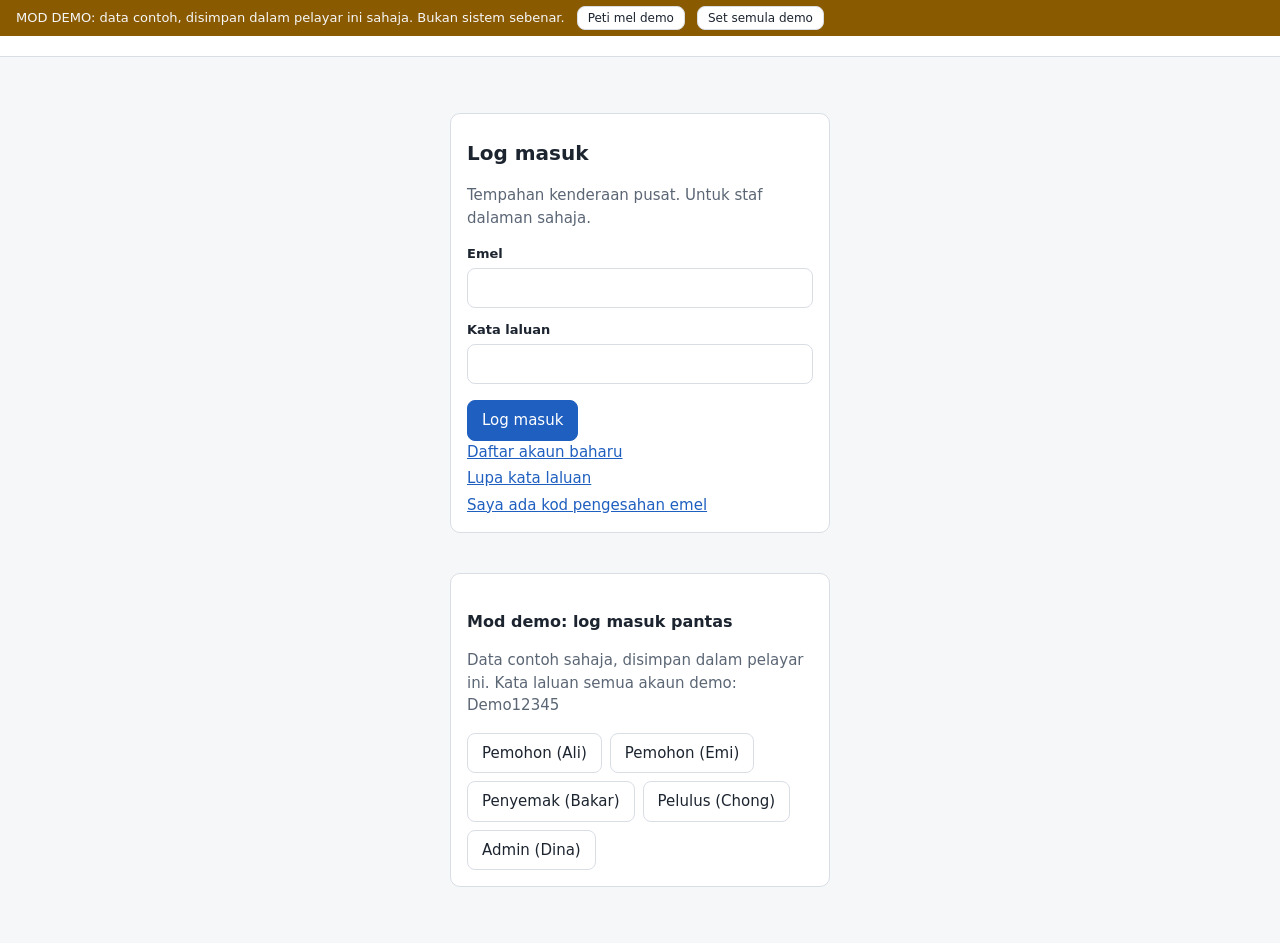
<file: docs/index.html>
<!doctype html>
<html lang="ms">
<head>
  <meta charset="utf-8">
  <meta name="viewport" content="width=device-width, initial-scale=1">
  <meta http-equiv="Content-Security-Policy" content="default-src 'self'; script-src 'self'; connect-src 'self' https://script.google.com https://script.googleusercontent.com; img-src 'self' data:; style-src 'self'; base-uri 'self'; form-action 'self'">
  <meta name="referrer" content="no-referrer">
  <title>Tempahan Kenderaan</title>
  <link rel="icon" href="data:,">
  <link rel="stylesheet" href="style.css">
</head>
<body>
  <header id="bar"></header>
  <main id="app"><p class="muted">Memuatkan...</p></main>
  <div id="toast" role="status" aria-live="polite"></div>
  <script type="module" src="js/app.js"></script>
</body>
</html>
</file>
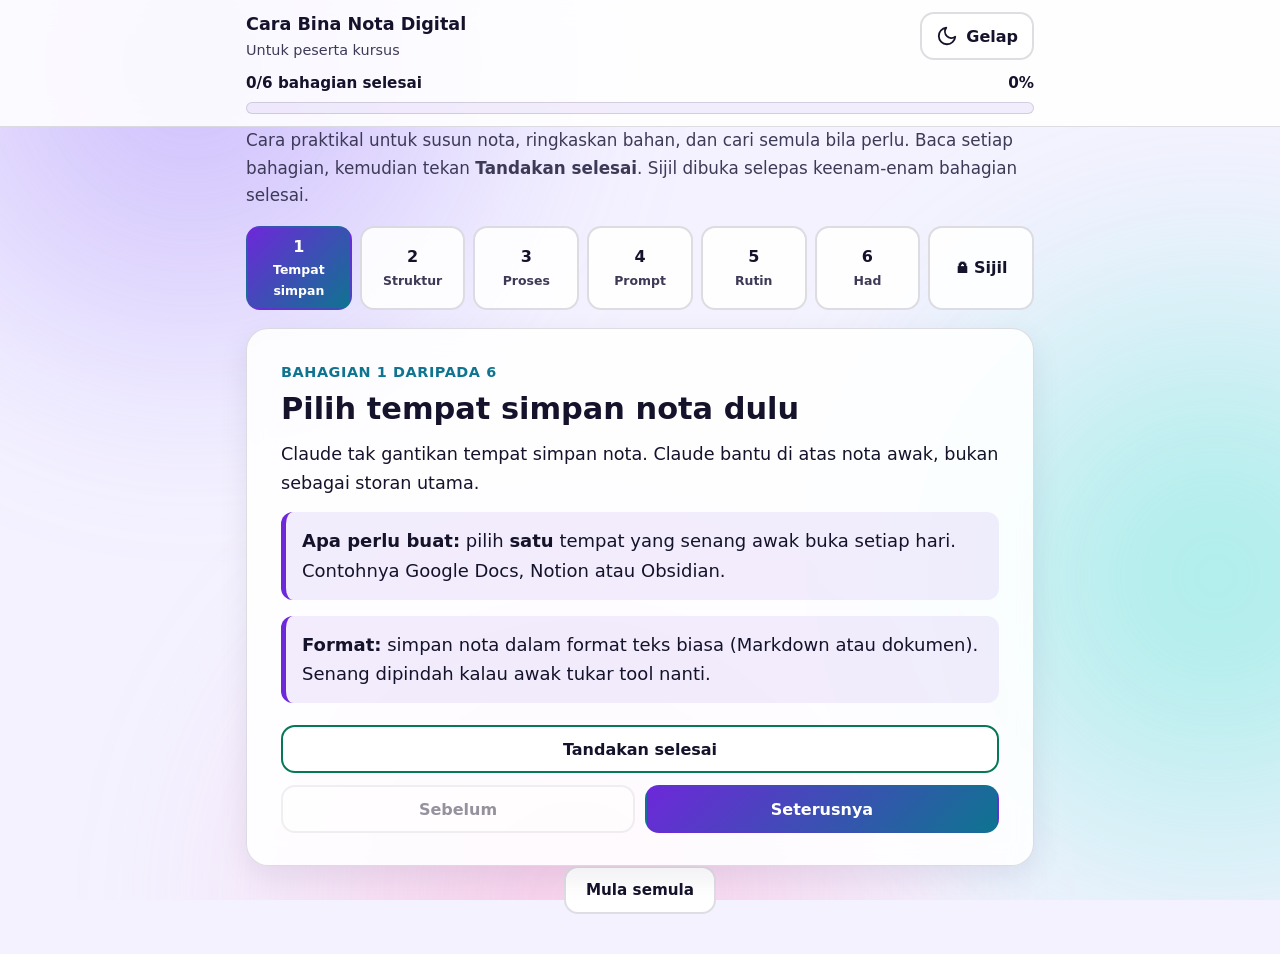
<file: nota-digital/index.html>
<!doctype html>
<html lang="ms">
<head>
<meta charset="utf-8">
<meta name="viewport" content="width=device-width, initial-scale=1">
<title>Cara Bina Nota Digital</title>
<style>
  /* ---------- Token warna ---------- */
  :root {
    --bg: #f4f2ff;
    --text: #15132b;
    --muted: #3d3a57;
    --card: rgba(255, 255, 255, 0.88);
    --card-solid: #ffffff;
    --border: rgba(21, 19, 43, 0.14);
    --soft: rgba(109, 40, 217, 0.08);
    --a1: #6d28d9;
    --a2: #0e7490;
    --on-accent: #ffffff;
    --ok: #047857;
    --warn-bg: #fff4e5;
    --warn-text: #7a3b00;
    --warn-border: #f0b46b;
    --code-bg: #f1effa;
    --blob1: #a78bfa;
    --blob2: #5eead4;
    --blob3: #f9a8d4;
    --blob-op: 0.55;
    --focus: #b45309;
    color-scheme: light;
  }
  @media (prefers-color-scheme: dark) {
    :root:not([data-theme="light"]) {
      --bg: #0b0a1a; --text: #f5f4ff; --muted: #cdcae8; --card: rgba(22, 20, 44, 0.88);
      --card-solid: #16142c; --border: rgba(245, 244, 255, 0.16); --soft: rgba(167, 139, 250, 0.12);
      --code-bg: #1f1c3d; --warn-bg: #3a2608; --warn-text: #ffd9a8; --warn-border: #a86a1f;
      --ok: #059669; --blob-op: 0.4; --focus: #fbbf24; color-scheme: dark;
    }
  }
  :root[data-theme="dark"] {
    --bg: #0b0a1a; --text: #f5f4ff; --muted: #cdcae8; --card: rgba(22, 20, 44, 0.88);
    --card-solid: #16142c; --border: rgba(245, 244, 255, 0.16); --soft: rgba(167, 139, 250, 0.12);
    --code-bg: #1f1c3d; --warn-bg: #3a2608; --warn-text: #ffd9a8; --warn-border: #a86a1f;
    --ok: #059669; --blob-op: 0.4; --focus: #fbbf24; color-scheme: dark;
  }

  /* ---------- Asas ---------- */
  *, *::before, *::after { box-sizing: border-box; }
  html { -webkit-text-size-adjust: 100%; }
  body {
    margin: 0;
    background: var(--bg);
    color: var(--text);
    font-family: system-ui, -apple-system, "Segoe UI", Roboto, "Helvetica Neue", Arial, sans-serif;
    font-size: 18px;
    line-height: 1.65;
    min-height: 100vh;
  }
  .wrap { width: 100%; max-width: 820px; margin: 0 auto; padding: 0 16px; }
  h1, h2, h3 { line-height: 1.25; margin: 0 0 12px; }
  h2 { font-size: 1.6rem; }
  h3 { font-size: 1.15rem; }
  p { margin: 0 0 14px; }
  ul, ol { margin: 0 0 14px; padding-left: 1.3em; }
  li { margin-bottom: 8px; }
  b, strong { font-weight: 700; }
  :focus-visible { outline: 3px solid var(--focus); outline-offset: 3px; }

  /* ---------- Aurora ---------- */
  .aurora { position: fixed; inset: 0; z-index: -1; overflow: hidden; pointer-events: none; }
  .aurora span {
    position: absolute; width: 70vmax; height: 70vmax; border-radius: 50%;
    filter: blur(70px); opacity: var(--blob-op);
    animation: drift 26s ease-in-out infinite alternate;
  }
  .aurora .b1 { background: radial-gradient(circle, var(--blob1), transparent 65%); top: -30vmax; left: -20vmax; }
  .aurora .b2 { background: radial-gradient(circle, var(--blob2), transparent 65%); top: 10vmax; right: -30vmax; animation-delay: -8s; }
  .aurora .b3 { background: radial-gradient(circle, var(--blob3), transparent 65%); bottom: -35vmax; left: 10vmax; animation-delay: -16s; }
  @keyframes drift {
    0% { transform: translate(0, 0) scale(1); }
    100% { transform: translate(6vmax, 4vmax) scale(1.12); }
  }
  @media (prefers-reduced-motion: reduce) { .aurora span { animation: none; } }

  /* ---------- Header + progress ---------- */
  .topbar {
    position: sticky; top: 0; z-index: 10;
    background: var(--card);
    -webkit-backdrop-filter: blur(14px); backdrop-filter: blur(14px);
    border-bottom: 1px solid var(--border);
    padding: 10px 0 12px;
  }
  .topbar-row { display: flex; align-items: center; justify-content: space-between; gap: 12px; margin-bottom: 8px; }
  .brand { display: flex; flex-direction: column; min-width: 0; }
  .brand strong { font-size: 1.1rem; }
  .brand .sub { font-size: 0.9rem; color: var(--muted); }
  .progress-meta { display: flex; justify-content: space-between; font-size: 0.95rem; font-weight: 600; margin-bottom: 6px; }
  .progress { height: 12px; border-radius: 999px; background: var(--soft); border: 1px solid var(--border); overflow: hidden; }
  .progress-fill {
    height: 100%; width: 0%;
    background: linear-gradient(90deg, var(--a1), var(--a2));
    border-radius: 999px;
    transition: width 0.4s ease;
  }

  /* ---------- Butang ---------- */
  .btn {
    display: inline-flex; align-items: center; justify-content: center; gap: 8px;
    min-height: 48px; padding: 10px 20px;
    font: inherit; font-size: 1rem; font-weight: 700;
    border-radius: 14px; border: 2px solid transparent;
    cursor: pointer; text-align: center; line-height: 1.2;
    transition: transform 0.1s ease, background 0.2s ease;
    -webkit-tap-highlight-color: transparent;
  }
  .btn:active { transform: scale(0.97); }
  .btn:disabled { opacity: 0.45; cursor: not-allowed; transform: none; }
  .btn-primary { background: linear-gradient(135deg, var(--a1), var(--a2)); color: var(--on-accent); }
  .btn-ghost { background: var(--card-solid); color: var(--text); border-color: var(--border); }
  .btn-done { background: var(--card-solid); color: var(--text); border-color: var(--ok); width: 100%; }
  .btn-done.is-done { background: var(--ok); color: #fff; }
  .theme-btn { flex-shrink: 0; padding: 10px 14px; }
  .theme-btn svg { width: 22px; height: 22px; }
  .icon-sun { display: none; }
  [data-theme="dark"] .icon-sun { display: block; }
  [data-theme="dark"] .icon-moon { display: none; }

  /* ---------- Intro + nav ---------- */
  main { padding: 20px 0 40px; }
  .intro { color: var(--muted); font-size: 1.05rem; }
  .steps-nav { display: grid; grid-template-columns: repeat(4, 1fr); gap: 8px; margin: 16px 0 18px; }
  .chip {
    min-height: 52px; padding: 6px 4px;
    display: flex; flex-direction: column; align-items: center; justify-content: center;
    font: inherit; font-weight: 700; font-size: 1rem;
    background: var(--card); color: var(--text);
    border: 2px solid var(--border); border-radius: 14px; cursor: pointer;
  }
  .chip .t { display: none; font-size: 0.78rem; font-weight: 600; color: var(--muted); }
  .chip.is-done { border-color: var(--ok); }
  .chip.is-done .n::after { content: " \2713"; color: var(--ok); }
  .chip[aria-current="step"] { background: linear-gradient(135deg, var(--a1), var(--a2)); color: var(--on-accent); border-color: transparent; }
  .chip[aria-current="step"] .t, .chip[aria-current="step"].is-done .n::after { color: var(--on-accent); }
  .chip.cert { grid-column: span 2; }
  .chip.locked .n::before { content: "\1F512\FE0E  "; font-size: 0.9em; }
  @media (min-width: 640px) {
    .steps-nav { grid-template-columns: repeat(7, 1fr); }
    .chip.cert { grid-column: auto; }
    .chip .t { display: block; }
  }

  /* ---------- Kad bahagian ---------- */
  .card {
    background: var(--card);
    -webkit-backdrop-filter: blur(12px); backdrop-filter: blur(12px);
    border: 1px solid var(--border); border-radius: 22px;
    padding: 22px 18px;
    box-shadow: 0 10px 30px rgba(20, 10, 60, 0.08);
  }
  @media (min-width: 640px) { .card { padding: 32px 34px; } h2 { font-size: 1.9rem; } }
  .eyebrow { font-size: 0.9rem; font-weight: 700; letter-spacing: 0.04em; text-transform: uppercase; color: var(--a2); margin-bottom: 6px; }
  [data-theme="dark"] .eyebrow { color: #67e8f9; }
  .step h2 { outline: none; }
  .lead { font-size: 1.1rem; }

  .callout { border-left: 5px solid var(--a1); background: var(--soft); padding: 14px 16px; border-radius: 12px; margin: 0 0 16px; }
  .callout p:last-child { margin-bottom: 0; }
  .callout.warn { border-left-color: var(--warn-border); background: var(--warn-bg); color: var(--warn-text); }
  .grid-2 { display: grid; gap: 12px; margin-bottom: 16px; }
  @media (min-width: 640px) { .grid-2 { grid-template-columns: 1fr 1fr; } }
  .mini { background: var(--card-solid); border: 1px solid var(--border); border-radius: 16px; padding: 16px; }
  .mini h3 { margin-bottom: 6px; }
  .mini p { margin: 0; }
  .timeline { list-style: none; padding: 0; margin: 0 0 16px; }
  .timeline li { background: var(--card-solid); border: 1px solid var(--border); border-radius: 16px; padding: 14px 16px; margin-bottom: 10px; }
  .timeline .when { display: inline-block; font-weight: 800; color: var(--a1); margin-bottom: 2px; }
  [data-theme="dark"] .timeline .when { color: #c4b5fd; }
  .source-note { font-size: 0.95rem; color: var(--muted); border-top: 1px dashed var(--border); padding-top: 12px; }

  /* ---------- Kotak salin ---------- */
  .copybox { border: 2px solid var(--border); border-radius: 16px; overflow: hidden; margin: 0 0 16px; background: var(--code-bg); }
  .copybox-head { display: flex; align-items: center; justify-content: space-between; gap: 10px; padding: 8px 8px 8px 14px; border-bottom: 1px solid var(--border); background: var(--card-solid); }
  .copybox-head span { font-weight: 700; font-size: 0.95rem; }
  .copy-btn { min-height: 44px; padding: 8px 16px; font-size: 0.95rem; }
  .copy-btn.copied { background: var(--ok); color: #fff; }
  .copybox pre {
    margin: 0; padding: 14px 16px;
    white-space: pre-wrap; word-wrap: break-word;
    font-family: ui-monospace, "SF Mono", Menlo, Consolas, monospace;
    font-size: 1rem; line-height: 1.6; color: var(--text);
  }

  /* ---------- Aksi bahagian ---------- */
  .step-actions { margin-top: 22px; display: grid; gap: 12px; }
  .pager { display: grid; grid-template-columns: 1fr 1fr; gap: 10px; }

  /* ---------- Sijil ---------- */
  label { display: block; font-weight: 700; margin-bottom: 6px; }
  input[type="text"] {
    width: 100%; min-height: 52px; padding: 10px 14px;
    font: inherit; color: var(--text); background: var(--card-solid);
    border: 2px solid var(--border); border-radius: 14px;
  }
  input[type="text"]:focus { border-color: var(--a1); outline: none; box-shadow: 0 0 0 3px var(--soft); }
  .error { color: #b91c1c; font-weight: 700; margin-top: 8px; }
  [data-theme="dark"] .error { color: #fca5a5; }
  .hint { font-size: 0.95rem; color: var(--muted); }
  .cert-actions { margin: 14px 0 10px; display: grid; gap: 10px; }
  .remaining { display: grid; gap: 8px; margin-bottom: 8px; }
  .remaining .btn { justify-content: flex-start; width: 100%; }

  .certificate {
    margin-top: 20px; padding: 8px; border-radius: 18px;
    background: linear-gradient(135deg, #6d28d9, #0e7490, #db2777);
    -webkit-print-color-adjust: exact; print-color-adjust: exact;
  }
  .cert-inner {
    background: #fffdf8; color: #1a1630;
    border-radius: 12px; padding: 28px 18px;
    text-align: center;
    border: 1px solid #e9e2cf;
  }
  .cert-kicker { font-size: 0.85rem; letter-spacing: 0.25em; text-transform: uppercase; font-weight: 800; color: #6d28d9; margin-bottom: 18px; }
  .cert-line { font-size: 1rem; color: #3d3a57; margin-bottom: 8px; }
  .cert-name {
    font-family: Georgia, "Times New Roman", serif;
    font-size: clamp(1.6rem, 6vw, 2.6rem); font-weight: 700;
    margin: 6px 0 12px; padding-bottom: 8px;
    border-bottom: 2px solid #d9cfb5; word-wrap: break-word;
  }
  .cert-course { font-size: clamp(1.15rem, 4vw, 1.5rem); font-weight: 800; color: #0e7490; margin: 4px 0 22px; }
  .cert-foot { display: flex; justify-content: center; }
  .cert-foot div { display: flex; flex-direction: column; align-items: center; }
  .cert-label { font-size: 0.8rem; letter-spacing: 0.15em; text-transform: uppercase; color: #6b6787; }
  #certDate { font-weight: 700; font-size: 1.05rem; }
  @media (min-width: 640px) { .cert-inner { padding: 48px 40px; } }

  /* ---------- Notis + footer ---------- */
  .notice { background: var(--warn-bg); color: var(--warn-text); border: 1px solid var(--warn-border); border-radius: 14px; padding: 12px 14px; margin-bottom: 16px; font-size: 0.95rem; }
  footer { text-align: center; padding: 0 0 40px; }
  footer .btn { font-size: 0.95rem; }

  /* ---------- Cetak ---------- */
  @media print {
    body.print-cert { background: #fff !important; }
    body.print-cert .aurora,
    body.print-cert .no-print,
    body.print-cert footer { display: none !important; }
    body.print-cert main { padding: 0; }
    body.print-cert .wrap { max-width: none; padding: 0; }
    body.print-cert .step { display: none !important; }
    body.print-cert .step[data-step="7"] {
      display: block !important; background: none; border: 0; box-shadow: none; padding: 0;
      -webkit-backdrop-filter: none; backdrop-filter: none;
    }
    body.print-cert .certificate { margin: 0; }
    body.print-cert .cert-inner { padding: 60px 50px; }
    body.print-cert .cert-name { font-size: 40px; }
    body.print-cert .cert-course { font-size: 26px; }
    @page { size: A4 landscape; margin: 12mm; }
  }
</style>
</head>
<body>
<div class="aurora" aria-hidden="true"><span class="b1"></span><span class="b2"></span><span class="b3"></span></div>

<header class="topbar no-print">
  <div class="wrap topbar-row">
    <div class="brand">
      <strong>Cara Bina Nota Digital</strong>
      <span class="sub">Untuk peserta kursus</span>
    </div>
    <button id="themeBtn" class="btn btn-ghost theme-btn" type="button">
      <svg class="icon-moon" viewBox="0 0 24 24" fill="none" stroke="currentColor" stroke-width="2" stroke-linecap="round" stroke-linejoin="round" aria-hidden="true"><path d="M21 12.8A9 9 0 1 1 11.2 3a7 7 0 0 0 9.8 9.8z"/></svg>
      <svg class="icon-sun" viewBox="0 0 24 24" fill="none" stroke="currentColor" stroke-width="2" stroke-linecap="round" stroke-linejoin="round" aria-hidden="true"><circle cx="12" cy="12" r="4"/><path d="M12 2v2M12 20v2M4.9 4.9l1.4 1.4M17.7 17.7l1.4 1.4M2 12h2M20 12h2M4.9 19.1l1.4-1.4M17.7 6.3l1.4-1.4"/></svg>
      <span id="themeLabel">Gelap</span>
    </button>
  </div>
  <div class="wrap">
    <div class="progress-meta"><span id="progressText">0/6 bahagian selesai</span><span id="progressPct">0%</span></div>
    <div class="progress" id="progressBar" role="progressbar" aria-label="Kemajuan" aria-valuemin="0" aria-valuemax="6" aria-valuenow="0">
      <div class="progress-fill" id="progressFill"></div>
    </div>
  </div>
</header>

<main class="wrap">
  <p class="intro no-print">Cara praktikal untuk susun nota, ringkaskan bahan, dan cari semula bila perlu. Baca setiap bahagian, kemudian tekan <b>Tandakan selesai</b>. Sijil dibuka selepas keenam-enam bahagian selesai.</p>

  <nav class="steps-nav no-print" id="stepsNav" aria-label="Senarai bahagian"></nav>

  <div id="storageNote" class="notice no-print" hidden>Pelayar ini menyekat storan, jadi kemajuan awak tak dapat disimpan. Kalau halaman ditutup, tanda selesai akan hilang.</div>

  <!-- Bahagian 1 -->
  <section class="step card" data-step="1" aria-labelledby="h-1">
    <p class="eyebrow">Bahagian 1 daripada 6</p>
    <h2 id="h-1" tabindex="-1">Pilih tempat simpan nota dulu</h2>
    <p class="lead">Claude tak gantikan tempat simpan nota. Claude bantu di atas nota awak, bukan sebagai storan utama.</p>
    <div class="callout">
      <p><b>Apa perlu buat:</b> pilih <b>satu</b> tempat yang senang awak buka setiap hari. Contohnya Google Docs, Notion atau Obsidian.</p>
    </div>
    <div class="callout">
      <p><b>Format:</b> simpan nota dalam format teks biasa (Markdown atau dokumen). Senang dipindah kalau awak tukar tool nanti.</p>
    </div>
  </section>

  <!-- Bahagian 2 -->
  <section class="step card" data-step="2" aria-labelledby="h-2" hidden>
    <p class="eyebrow">Bahagian 2 daripada 6</p>
    <h2 id="h-2" tabindex="-1">Susun struktur nota</h2>
    <ul>
      <li><b>Satu topik, satu nota.</b> Elak satu fail panjang yang jadi longgokan.</li>
      <li><b>Setiap nota ada</b> tajuk, tarikh, sumber, dan tiga hingga lima poin utama.</li>
      <li><b>Guna tag atau pautan</b> untuk hubungkan nota yang berkaitan.</li>
    </ul>
    <p>Templat di bawah ikut struktur yang sama. Salin dan guna untuk setiap nota baharu.</p>
    <div class="copybox">
      <div class="copybox-head"><span>Templat nota</span><button class="btn btn-ghost copy-btn" type="button" data-copy="tpl-nota">Salin</button></div>
<pre id="tpl-nota">Tajuk:
Tarikh:
Sumber:

Poin utama (3 hingga 5):
1.
2.
3.

Tag / pautan ke nota berkaitan:</pre>
    </div>
  </section>

  <!-- Bahagian 3 -->
  <section class="step card" data-step="3" aria-labelledby="h-3" hidden>
    <p class="eyebrow">Bahagian 3 daripada 6</p>
    <h2 id="h-3" tabindex="-1">Guna Claude untuk proses nota</h2>
    <p>Ada empat cara Claude boleh bantu proses nota awak.</p>
    <div class="grid-2">
      <div class="mini">
        <h3>1. Ringkaskan bahan</h3>
        <p>Tampal artikel, transkrip atau kertas kerja. Minta ringkasan dalam 5 poin dengan sumber rujukan.</p>
      </div>
      <div class="mini">
        <h3>2. Susun semula</h3>
        <p>Minta Claude tukar nota mentah jadi struktur yang jelas: definisi, contoh, soalan.</p>
      </div>
      <div class="mini">
        <h3>3. Soal balik</h3>
        <p>Minta Claude uji faham awak dengan soalan latihan dari nota tu.</p>
      </div>
      <div class="mini">
        <h3>4. Cadangkan sambungan</h3>
        <p>Minta Claude cari hubung kait antara dua nota atau topik yang nampak berasingan.</p>
      </div>
    </div>
    <p>Contoh prompt untuk cara 1 dan 2 ada di Bahagian 4.</p>
  </section>

  <!-- Bahagian 4 -->
  <section class="step card" data-step="4" aria-labelledby="h-4" hidden>
    <p class="eyebrow">Bahagian 4 daripada 6</p>
    <h2 id="h-4" tabindex="-1">Contoh prompt untuk nota</h2>
    <p>Salin prompt, kemudian guna bersama bahan atau nota mentah yang awak tampal.</p>
    <div class="copybox">
      <div class="copybox-head"><span>Prompt: ringkaskan bahan</span><button class="btn btn-ghost copy-btn" type="button" data-copy="p-ringkas">Salin</button></div>
<pre id="p-ringkas">Ringkaskan teks ini dalam 5 poin. Tiap poin maksimum 20 patah perkataan. Senaraikan istilah baharu di hujung.</pre>
    </div>
    <div class="copybox">
      <div class="copybox-head"><span>Prompt: susun nota mentah</span><button class="btn btn-ghost copy-btn" type="button" data-copy="p-susun">Salin</button></div>
<pre id="p-susun">Susun nota mentah ini ikut tajuk: Definisi, Contoh, Kesilapan biasa. Jangan tambah fakta baharu.</pre>
    </div>
  </section>

  <!-- Bahagian 5 -->
  <section class="step card" data-step="5" aria-labelledby="h-5" hidden>
    <p class="eyebrow">Bahagian 5 daripada 6</p>
    <h2 id="h-5" tabindex="-1">Rutin ringkas</h2>
    <ol class="timeline">
      <li><span class="when">Harian</span><br>Tangkap idea dan bahan mentah dalam satu tempat. Tak perlu kemas.</li>
      <li><span class="when">Mingguan</span><br>Ambil 20 minit. Minta Claude bantu kemaskan nota minggu tu dan tandakan yang belum jelas.</li>
      <li><span class="when">Bulanan</span><br>Semak balik nota lama. Buang yang tak lagi relevan, dan gabungkan yang berulang.</li>
    </ol>
  </section>

  <!-- Bahagian 6 -->
  <section class="step card" data-step="6" aria-labelledby="h-6" hidden>
    <p class="eyebrow">Bahagian 6 daripada 6</p>
    <h2 id="h-6" tabindex="-1">Had yang perlu diingat</h2>
    <div class="callout warn">
      <p><b>Semak semula</b> fakta, nombor dan sumber yang Claude bagi. Claude boleh tersilap dengan yakin.</p>
    </div>
    <div class="callout warn">
      <p><b>Jangan tampal maklumat sensitif</b> seperti data pelanggan, pelajar atau kata laluan ke dalam nota yang dikongsi.</p>
    </div>
    <p class="source-note">Nota ini ditulis dari pengalaman umum, bukan dari dokumentasi produk. Sahkan ciri tool tertentu dengan laman rasmi sebelum guna.</p>
  </section>

  <!-- Sijil -->
  <section class="step card" data-step="7" aria-labelledby="h-7" hidden>
    <div id="certLocked" class="no-print">
      <p class="eyebrow">Sijil</p>
      <h2 id="h-7" tabindex="-1">Sijil belum dibuka</h2>
      <p>Lengkapkan semua bahagian dahulu. Yang belum selesai:</p>
      <div class="remaining" id="remainingList"></div>
    </div>

    <div id="certReady" hidden>
      <div class="no-print">
        <p class="eyebrow">Semua bahagian selesai</p>
        <h2 id="h-7b" tabindex="-1">Sijil anda</h2>
        <label for="nameInput">Nama penuh (seperti mahu dicetak)</label>
        <input type="text" id="nameInput" maxlength="80" autocomplete="name" placeholder="Taip nama anda">
        <p id="nameError" class="error" hidden>Sila isi nama dahulu sebelum cetak.</p>
        <div class="cert-actions">
          <button id="printBtn" class="btn btn-primary" type="button">Cetak sijil</button>
        </div>
        <p class="hint">Tip: dalam tetingkap cetak, pilih "Save as PDF" kalau nak simpan sebagai fail.</p>
      </div>

      <div class="certificate" id="certificate">
        <div class="cert-inner">
          <p class="cert-kicker">Sijil Penyelesaian</p>
          <p class="cert-line">Dengan ini disahkan bahawa</p>
          <p class="cert-name" id="certName">Nama Peserta</p>
          <p class="cert-line">telah melengkapkan keenam-enam bahagian</p>
          <p class="cert-course" id="certCourse">Cara Bina Nota Digital</p>
          <div class="cert-foot">
            <div><span class="cert-label">Tarikh</span><span id="certDate">--/--/----</span></div>
          </div>
        </div>
      </div>
    </div>
  </section>
</main>

<footer class="no-print">
  <button id="resetBtn" class="btn btn-ghost" type="button">Mula semula</button>
</footer>

<script>
(function () {
  'use strict';

  // Tukar nama kursus di sini kalau perlu
  var KURSUS = 'Cara Bina Nota Digital';
  var TOTAL = 6;
  var KEY = 'nota-digital-claude-v1';
  var SHORT = ['Tempat simpan', 'Struktur', 'Proses', 'Prompt', 'Rutin', 'Had', 'Sijil'];

  var root = document.documentElement;
  var storageOk = true;

  function load() {
    try {
      var raw = window.localStorage.getItem(KEY);
      return raw ? JSON.parse(raw) : null;
    } catch (e) { storageOk = false; return null; }
  }
  function save() {
    try { window.localStorage.setItem(KEY, JSON.stringify(state)); }
    catch (e) { storageOk = false; }
    document.getElementById('storageNote').hidden = storageOk;
  }

  var saved = load() || {};
  var state = {
    done: (Array.isArray(saved.done) && saved.done.length === TOTAL) ? saved.done.map(Boolean) : [false, false, false, false, false, false],
    current: (typeof saved.current === 'number' && saved.current >= 1 && saved.current <= 7) ? saved.current : 1,
    name: typeof saved.name === 'string' ? saved.name : '',
    theme: (saved.theme === 'dark' || saved.theme === 'light') ? saved.theme : null,
    completedAt: typeof saved.completedAt === 'string' ? saved.completedAt : null
  };

  /* ---------- Tema ---------- */
  var themeBtn = document.getElementById('themeBtn');
  var themeLabel = document.getElementById('themeLabel');
  function systemDark() {
    try { return window.matchMedia('(prefers-color-scheme: dark)').matches; } catch (e) { return false; }
  }
  function applyTheme() {
    var t = state.theme || (systemDark() ? 'dark' : 'light');
    root.setAttribute('data-theme', t);
    themeLabel.textContent = t === 'dark' ? 'Cerah' : 'Gelap';
    themeBtn.setAttribute('aria-label', t === 'dark' ? 'Tukar ke tema cerah' : 'Tukar ke tema gelap');
  }
  themeBtn.addEventListener('click', function () {
    var now = root.getAttribute('data-theme') === 'dark' ? 'light' : 'dark';
    state.theme = now;
    applyTheme();
    save();
  });

  /* ---------- Bina nav + butang aksi ---------- */
  var nav = document.getElementById('stepsNav');
  for (var i = 1; i <= 7; i++) {
    var b = document.createElement('button');
    b.type = 'button';
    b.className = 'chip' + (i === 7 ? ' cert' : '');
    b.setAttribute('data-go', String(i));
    b.innerHTML = '<span class="n">' + (i === 7 ? 'Sijil' : i) + '</span>' + (i === 7 ? '' : '<span class="t">' + SHORT[i - 1] + '</span>');
    b.setAttribute('aria-label', i === 7 ? 'Sijil' : 'Bahagian ' + i + ': ' + SHORT[i - 1]);
    nav.appendChild(b);
  }

  var sections = Array.prototype.slice.call(document.querySelectorAll('.step'));
  sections.forEach(function (sec) {
    var n = Number(sec.getAttribute('data-step'));
    if (n > TOTAL) return;
    var wrap = document.createElement('div');
    wrap.className = 'step-actions no-print';
    wrap.innerHTML =
      '<button class="btn btn-done" type="button" data-done="' + n + '">Tandakan selesai</button>' +
      '<div class="pager">' +
        '<button class="btn btn-ghost" type="button" data-prev>Sebelum</button>' +
        '<button class="btn btn-primary" type="button" data-next>' + (n === TOTAL ? 'Ke sijil' : 'Seterusnya') + '</button>' +
      '</div>';
    sec.appendChild(wrap);
  });

  /* ---------- Tarikh DD/MM/YYYY ---------- */
  function fmtDate(d) {
    var dd = String(d.getDate()).padStart(2, '0');
    var mm = String(d.getMonth() + 1).padStart(2, '0');
    return dd + '/' + mm + '/' + d.getFullYear();
  }

  /* ---------- Render ---------- */
  var els = {
    fill: document.getElementById('progressFill'),
    bar: document.getElementById('progressBar'),
    text: document.getElementById('progressText'),
    pct: document.getElementById('progressPct'),
    locked: document.getElementById('certLocked'),
    ready: document.getElementById('certReady'),
    remaining: document.getElementById('remainingList'),
    certName: document.getElementById('certName'),
    certCourse: document.getElementById('certCourse'),
    certDate: document.getElementById('certDate'),
    nameInput: document.getElementById('nameInput'),
    nameError: document.getElementById('nameError')
  };

  function render() {
    var count = state.done.filter(Boolean).length;
    var allDone = count === TOTAL;
    var pct = Math.round((count / TOTAL) * 100);

    if (allDone && !state.completedAt) state.completedAt = new Date().toISOString();
    if (!allDone) state.completedAt = null;

    els.fill.style.width = pct + '%';
    els.bar.setAttribute('aria-valuenow', String(count));
    els.text.textContent = count + '/' + TOTAL + ' bahagian selesai';
    els.pct.textContent = pct + '%';

    sections.forEach(function (sec) {
      sec.hidden = Number(sec.getAttribute('data-step')) !== state.current;
    });

    Array.prototype.forEach.call(nav.children, function (chip) {
      var n = Number(chip.getAttribute('data-go'));
      if (n === state.current) chip.setAttribute('aria-current', 'step'); else chip.removeAttribute('aria-current');
      chip.classList.toggle('is-done', n <= TOTAL ? state.done[n - 1] : allDone);
      if (n === 7) chip.classList.toggle('locked', !allDone);
    });

    Array.prototype.forEach.call(document.querySelectorAll('[data-done]'), function (btn) {
      var n = Number(btn.getAttribute('data-done'));
      var d = state.done[n - 1];
      btn.classList.toggle('is-done', d);
      btn.setAttribute('aria-pressed', d ? 'true' : 'false');
      btn.textContent = d ? '\u2713 Selesai (tekan untuk batal)' : 'Tandakan selesai';
    });

    Array.prototype.forEach.call(document.querySelectorAll('[data-prev]'), function (btn) {
      btn.disabled = state.current <= 1;
    });

    els.locked.hidden = allDone;
    els.ready.hidden = !allDone;
    els.remaining.innerHTML = '';
    for (var k = 0; k < TOTAL; k++) {
      if (!state.done[k]) {
        var rb = document.createElement('button');
        rb.type = 'button';
        rb.className = 'btn btn-ghost';
        rb.setAttribute('data-go', String(k + 1));
        rb.textContent = 'Bahagian ' + (k + 1) + ': ' + SHORT[k];
        els.remaining.appendChild(rb);
      }
    }

    els.certName.textContent = state.name.trim() || 'Nama Peserta';
    els.certCourse.textContent = KURSUS;
    els.certDate.textContent = fmtDate(state.completedAt ? new Date(state.completedAt) : new Date());

    save();
  }

  function reduceMotion() {
    try { return window.matchMedia('(prefers-reduced-motion: reduce)').matches; } catch (e) { return false; }
  }
  function go(n, focus) {
    state.current = Math.min(7, Math.max(1, n));
    render();
    window.scrollTo({ top: 0, behavior: reduceMotion() ? 'auto' : 'smooth' });
    if (focus) {
      var sec = sections.filter(function (s) { return Number(s.getAttribute('data-step')) === state.current; })[0];
      var h = sec && Array.prototype.filter.call(sec.querySelectorAll('h2'), function (x) { return x.offsetParent !== null; })[0];
      if (h) { try { h.focus({ preventScroll: true }); } catch (e) { h.focus(); } }
    }
  }

  /* ---------- Salin ---------- */
  function copyText(text, btn) {
    var original = 'Salin';
    function done(ok) {
      btn.textContent = ok ? 'Disalin' : 'Gagal. Pilih teks dan salin sendiri';
      btn.classList.toggle('copied', ok);
      setTimeout(function () { btn.textContent = original; btn.classList.remove('copied'); }, 2200);
    }
    function fallback() {
      var ok = false;
      try {
        var ta = document.createElement('textarea');
        ta.value = text;
        ta.setAttribute('readonly', '');
        ta.style.position = 'fixed';
        ta.style.top = '0';
        ta.style.opacity = '0';
        document.body.appendChild(ta);
        ta.select();
        ta.setSelectionRange(0, text.length);
        ok = document.execCommand('copy');
        document.body.removeChild(ta);
      } catch (e) { ok = false; }
      done(ok);
    }
    try {
      if (navigator.clipboard && window.isSecureContext) {
        navigator.clipboard.writeText(text).then(function () { done(true); }, fallback);
      } else { fallback(); }
    } catch (e) { fallback(); }
  }

  /* ---------- Klik ---------- */
  document.addEventListener('click', function (e) {
    var t = e.target.closest('button');
    if (!t) return;
    if (t.hasAttribute('data-go')) { go(Number(t.getAttribute('data-go')), true); return; }
    if (t.hasAttribute('data-done')) {
      var n = Number(t.getAttribute('data-done'));
      state.done[n - 1] = !state.done[n - 1];
      render();
      return;
    }
    if (t.hasAttribute('data-prev')) { go(state.current - 1, true); return; }
    if (t.hasAttribute('data-next')) { go(state.current + 1, true); return; }
    if (t.hasAttribute('data-copy')) {
      var src = document.getElementById(t.getAttribute('data-copy'));
      if (src) copyText(src.textContent, t);
    }
  });

  /* ---------- Sijil ---------- */
  els.nameInput.value = state.name;
  els.nameInput.addEventListener('input', function () {
    state.name = els.nameInput.value.slice(0, 80);
    if (state.name.trim()) els.nameError.hidden = true;
    render();
  });

  document.getElementById('printBtn').addEventListener('click', function () {
    if (!state.name.trim()) {
      els.nameError.hidden = false;
      els.nameInput.focus();
      return;
    }
    document.body.classList.add('print-cert');
    window.print();
    setTimeout(function () { document.body.classList.remove('print-cert'); }, 1000);
  });
  window.addEventListener('beforeprint', function () {
    if (state.current === 7 && state.done.every(Boolean)) document.body.classList.add('print-cert');
  });
  window.addEventListener('afterprint', function () { document.body.classList.remove('print-cert'); });

  /* ---------- Reset ---------- */
  document.getElementById('resetBtn').addEventListener('click', function () {
    if (!window.confirm('Padam semua kemajuan dan mula semula?')) return;
    state.done = [false, false, false, false, false, false];
    state.current = 1;
    state.name = '';
    state.completedAt = null;
    els.nameInput.value = '';
    go(1, true);
  });

  applyTheme();
  render();
})();
</script>
</body>
</html>
</file>
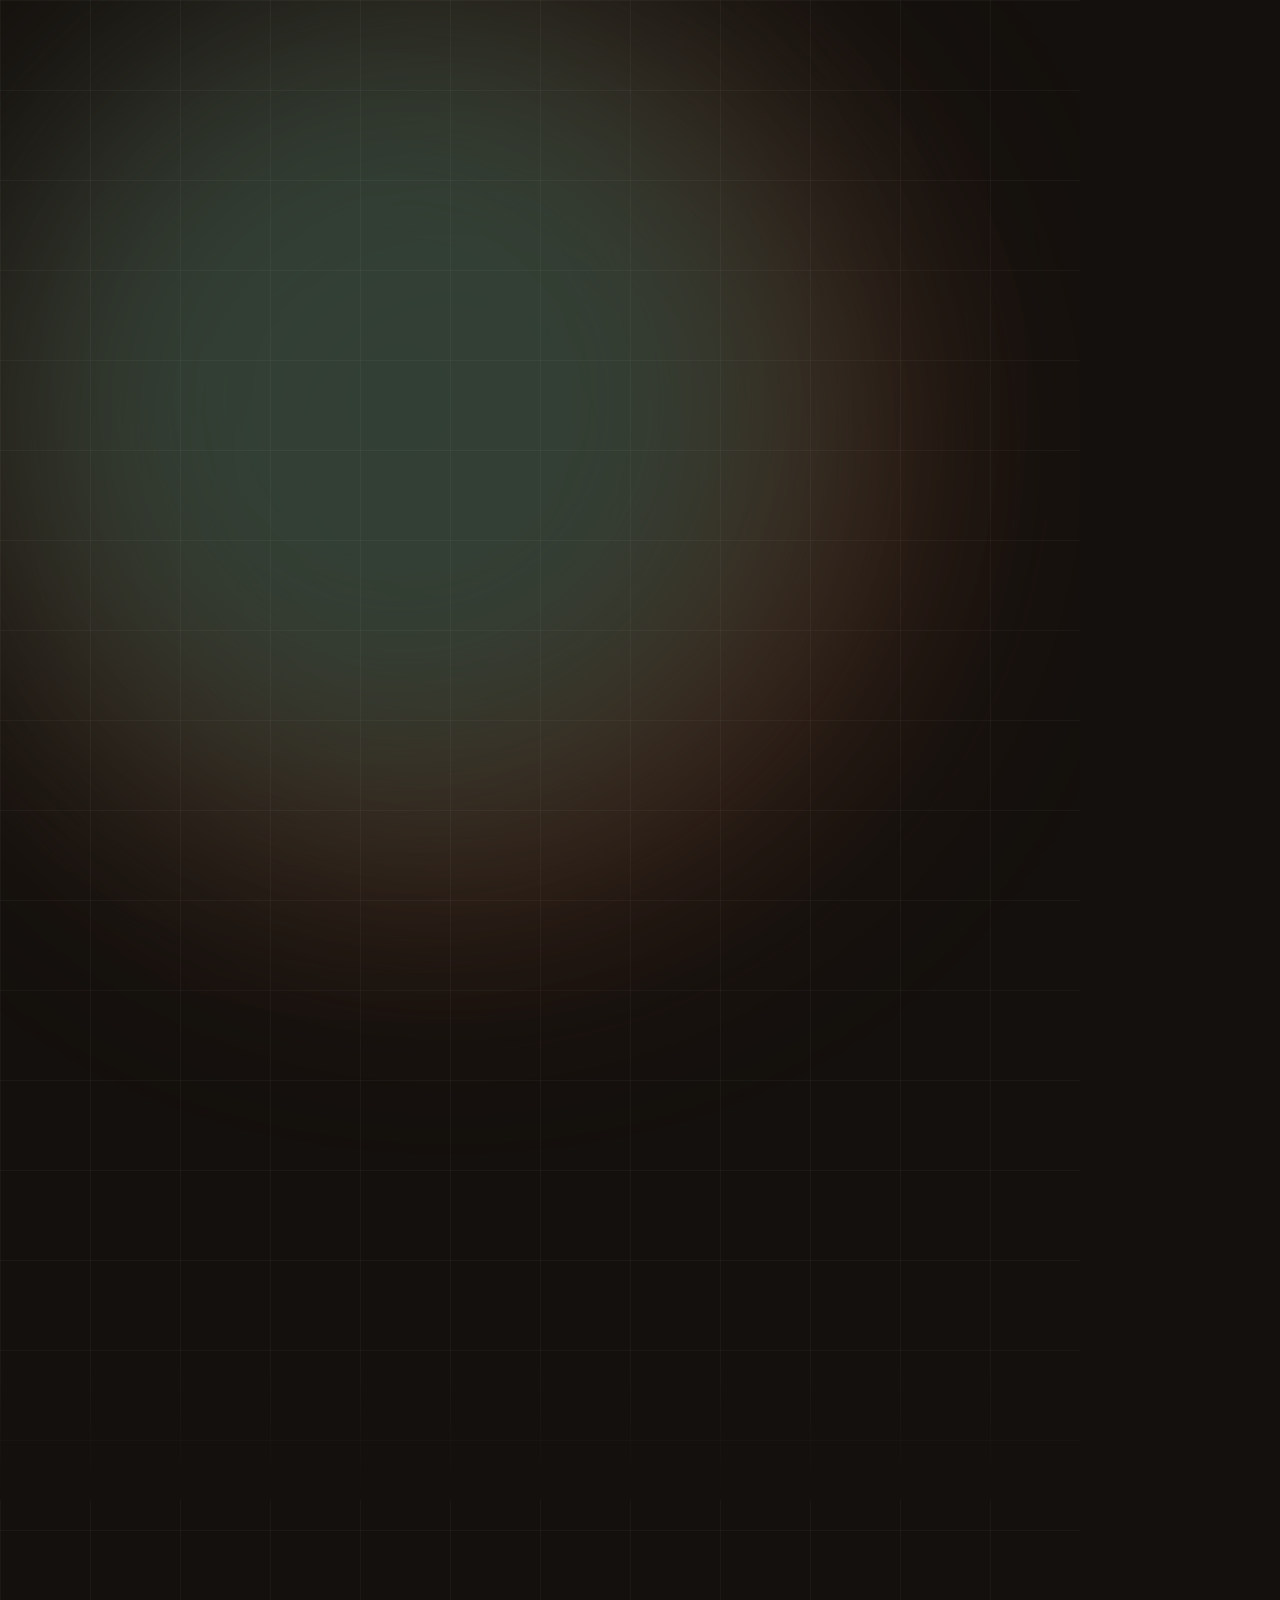
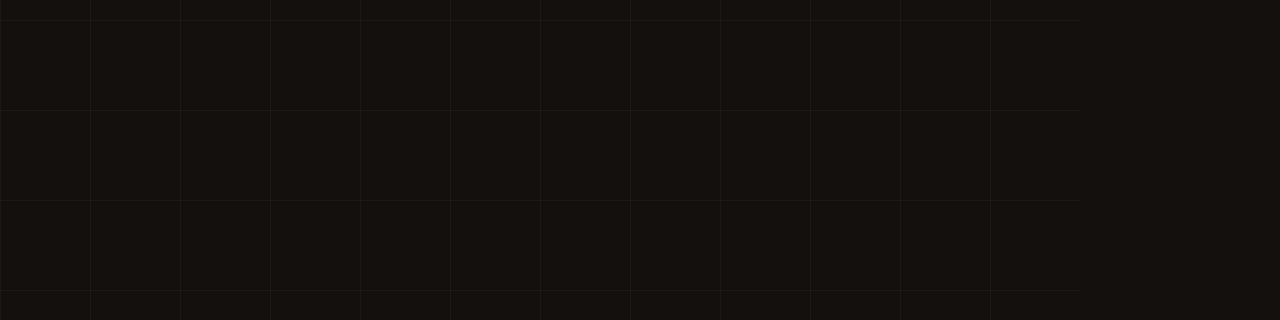
<file: src/video.html>
<!doctype html>
<html lang="ms">
<head>
<meta charset="utf-8">
<title>Guna Claude dengan Betul</title>
<style>
:root{
  --bg:#14100d; --cream:#f6efe4; --coral:#e8805c; --gold:#ffd36b; --teal:#6fd0bf;
  --red:#ff6b6b; --mute:#8d857b; --card:#241d18;
}
*{box-sizing:border-box;margin:0;padding:0}
html,body{width:1080px;height:1920px;overflow:hidden;background:var(--bg);font-family:'Inter','Inter Display',sans-serif;color:var(--cream)}
#root{position:relative;width:1080px;height:1920px;overflow:hidden}
.blob{position:absolute;border-radius:50%;filter:blur(120px);opacity:.5}
#b1{width:900px;height:900px;background:#7a3b24}
#b2{width:800px;height:800px;background:#1f5a52}
#grid{position:absolute;inset:0;background-image:linear-gradient(rgba(255,255,255,.035) 1px,transparent 1px),linear-gradient(90deg,rgba(255,255,255,.035) 1px,transparent 1px);background-size:90px 90px}
#bar{position:absolute;left:0;top:0;height:10px;background:var(--coral);width:0}
.scene{position:absolute;left:0;top:0;width:1080px;height:1400px;opacity:0}
.abs{position:absolute;opacity:0}
.c{left:0;width:1080px;text-align:center}
.t{font-weight:900;letter-spacing:-.03em;line-height:1}
.mk{position:relative;display:inline-block;padding:0 22px;color:#1a120c;z-index:0}
.mk::before{content:"";position:absolute;inset:6% 0 2% 0;background:var(--gold);border-radius:14px;z-index:-1;transform-origin:left center;transform:scaleX(var(--mp,0));transform:skewX(-4deg) scaleX(var(--mp,0))}
.mk.red::before{background:var(--red)}
.mk.coral::before{background:var(--coral)}
.mk.teal::before{background:var(--teal)}
.badge{width:170px;height:170px;border-radius:50%;background:var(--coral);color:#1a120c;font-weight:900;font-size:118px;display:flex;align-items:center;justify-content:center;left:455px;box-shadow:0 0 0 14px rgba(232,128,92,.22)}
.card{background:var(--card);border:3px solid rgba(255,255,255,.09);border-radius:44px;padding:44px 52px;font-weight:800}
.row{left:90px;width:900px;height:190px;display:flex;align-items:center;gap:44px;font-size:68px}
.row svg{flex:none}
.chip{display:inline-flex;align-items:center;justify-content:center}
#sub{position:absolute;left:0;top:1440px;width:1080px;height:420px;padding:0 70px;display:flex;align-items:flex-start;justify-content:center}
#subtext{font-size:68px;font-weight:800;line-height:1.28;text-align:center;letter-spacing:-.01em}
.w{display:inline-block;margin:0 .2em;opacity:.38;transition:none}
.w.k{position:relative}
#subfade{position:absolute;left:0;top:1360px;width:1080px;height:140px;background:linear-gradient(transparent,var(--bg));pointer-events:none}
</style>
</head>
<body>
<div id="root">
  <div class="blob" id="b1"></div><div class="blob" id="b2"></div><div id="grid"></div>
  <div id="bar"></div>

  <!-- S1: hook -->
  <div class="scene" id="s1">
    <svg id="spark" class="abs" style="left:390px;top:90px" width="300" height="300" viewBox="-100 -100 200 200">
      <g fill="#e8805c"><path id="sp" d="M0-96 C6-40 40-6 96 0 C40 6 6 40 0 96 C-6 40 -40 6 -96 0 C-40-6 -6-40 0-96Z"/></g>
      <g fill="#ffd36b" transform="rotate(45) scale(.55)"><path d="M0-96 C6-40 40-6 96 0 C40 6 6 40 0 96 C-6 40 -40 6 -96 0 C-40-6 -6-40 0-96Z"/></g>
    </svg>
    <div class="abs c t" id="s1a" style="top:430px;font-size:210px">Claude</div>
    <div class="abs c t" id="s1b" style="top:680px;font-size:92px;color:#d8cfc2">boleh membantu kita</div>
    <div class="abs c t" id="s1c" style="top:800px;font-size:96px">bekerja <span style="color:var(--mute)">dengan</span> lebih</div>
    <div class="abs c t" id="s1d" style="top:930px;font-size:250px"><span class="mk" id="mk_bijak">BIJAK</span></div>
  </div>

  <!-- S2: cara yang betul -->
  <div class="scene" id="s2">
    <div class="abs c t" id="s2a" style="top:230px;font-size:128px;color:var(--mute)">Tetapi…</div>
    <div class="abs c t" id="s2b" style="top:430px;font-size:104px">cara guna mesti</div>
    <div class="abs c t" id="s2c" style="top:610px;font-size:300px"><span class="mk teal" id="mk_betul">BETUL</span></div>
    <svg id="s2d" class="abs" style="left:390px;top:990px" width="300" height="300" viewBox="0 0 100 100">
      <circle cx="50" cy="50" r="44" fill="none" stroke="#6fd0bf" stroke-width="6"/>
      <path id="s2dp" d="M28 52 L45 68 L74 34" fill="none" stroke="#6fd0bf" stroke-width="9" stroke-linecap="round" stroke-linejoin="round" pathLength="1" stroke-dasharray="1" stroke-dashoffset="1"/>
    </svg>
  </div>

  <!-- S3: langkah 1 -->
  <div class="scene" id="s3">
    <div class="abs badge" id="s3a" style="top:70px">1</div>
    <div class="abs c t" id="s3b" style="top:290px;font-size:112px">Arahan</div>
    <div class="abs c t" id="s3c" style="top:430px;font-size:112px"><span class="mk" id="mk_jelas">JELAS</span></div>
    <div class="abs c t" id="s3d" style="top:570px;font-size:80px;color:#d8cfc2">dan <span class="mk coral" id="mk_spes" style="color:#1a120c;font-size:112px">SPESIFIK</span></div>
    <div class="abs card" id="s3e" style="left:90px;top:820px;width:900px;font-size:58px;border-color:rgba(255,107,107,.5)">
      <div style="font-size:34px;color:var(--red);margin-bottom:12px">✕ SAMAR</div>"Buat video"
    </div>
    <div class="abs card" id="s3f" style="left:90px;top:1060px;width:900px;font-size:50px;border-color:rgba(111,208,191,.7);background:#1d2b28">
      <div style="font-size:34px;color:var(--teal);margin-bottom:12px">✓ SPESIFIK</div>"Buat video 30 saat, gaya santai, untuk Reels"
    </div>
  </div>

  <!-- S4: langkah 2 -->
  <div class="scene" id="s4">
    <div class="abs badge" id="s4a" style="top:70px">2</div>
    <div class="abs c t" id="s4b" style="top:290px;font-size:104px">Beri</div>
    <div class="abs c t" id="s4c" style="top:420px;font-size:170px"><span class="mk" id="mk_konteks">KONTEKS</span></div>
    <div class="abs card row" id="s4d" style="top:700px">
      <svg width="110" height="110" viewBox="0 0 100 100" fill="none" stroke="#e8805c" stroke-width="7"><circle cx="50" cy="50" r="40"/><circle cx="50" cy="50" r="23"/><circle cx="50" cy="50" r="6" fill="#e8805c"/></svg>Tujuan</div>
    <div class="abs card row" id="s4e" style="top:920px">
      <svg width="110" height="110" viewBox="0 0 100 100" fill="none" stroke="#ffd36b" stroke-width="7" stroke-linecap="round"><circle cx="36" cy="34" r="14"/><path d="M10 82c2-18 14-26 26-26s24 8 26 26"/><circle cx="70" cy="40" r="11"/><path d="M66 58c14 0 22 8 24 22"/></svg>Sasaran pengguna</div>
    <div class="abs card row" id="s4f" style="top:1140px">
      <svg width="110" height="110" viewBox="0 0 100 100" fill="none" stroke="#6fd0bf" stroke-width="7" stroke-linecap="round" stroke-linejoin="round"><path d="M22 8h38l20 20v64H22z"/><path d="M60 8v20h20"/><path d="M34 50h34M34 64h34M34 78h22"/></svg>Format output</div>
  </div>

  <!-- S5: langkah 3a -->
  <div class="scene" id="s5">
    <div class="abs badge" id="s5a" style="top:70px">3</div>
    <div class="abs c t" id="s5b" style="top:290px;font-size:170px"><span class="mk" id="mk_semak">SEMAK</span></div>
    <div class="abs c t" id="s5c" style="top:490px;font-size:100px;color:#d8cfc2">semula setiap hasil</div>
    <div class="abs card" id="s5d" style="left:190px;top:700px;width:700px;height:600px;padding:56px;overflow:hidden">
      <div style="height:26px;border-radius:13px;background:#4a4036;width:70%;margin-bottom:34px"></div>
      <div style="height:26px;border-radius:13px;background:#4a4036;width:94%;margin-bottom:34px"></div>
      <div style="height:26px;border-radius:13px;background:#4a4036;width:84%;margin-bottom:34px"></div>
      <div style="height:26px;border-radius:13px;background:#4a4036;width:90%;margin-bottom:34px"></div>
      <div style="height:26px;border-radius:13px;background:#4a4036;width:60%;margin-bottom:34px"></div>
      <div style="height:26px;border-radius:13px;background:#4a4036;width:76%"></div>
      <svg id="ck1" class="abs" style="left:560px;top:96px" width="80" height="80" viewBox="0 0 100 100"><circle cx="50" cy="50" r="46" fill="#6fd0bf"/><path d="M27 52 L44 68 L74 34" fill="none" stroke="#14100d" stroke-width="11" stroke-linecap="round" stroke-linejoin="round"/></svg>
      <svg id="ck2" class="abs" style="left:560px;top:238px" width="80" height="80" viewBox="0 0 100 100"><circle cx="50" cy="50" r="46" fill="#6fd0bf"/><path d="M27 52 L44 68 L74 34" fill="none" stroke="#14100d" stroke-width="11" stroke-linecap="round" stroke-linejoin="round"/></svg>
      <svg id="ck3" class="abs" style="left:560px;top:380px" width="80" height="80" viewBox="0 0 100 100"><circle cx="50" cy="50" r="46" fill="#6fd0bf"/><path d="M27 52 L44 68 L74 34" fill="none" stroke="#14100d" stroke-width="11" stroke-linecap="round" stroke-linejoin="round"/></svg>
    </div>
    <svg id="mag" class="abs" style="left:420px;top:760px" width="330" height="330" viewBox="0 0 100 100" fill="none" stroke="#ffd36b" stroke-width="8" stroke-linecap="round">
      <circle cx="42" cy="42" r="26" fill="rgba(255,211,107,.12)"/><path d="M62 62 L88 88" stroke-width="12"/></svg>
  </div>

  <!-- S6: langkah 3b, AI boleh silap -->
  <div class="scene" id="s6">
    <div class="abs c t" id="s6a" style="top:120px;font-size:96px;color:#d8cfc2">Jangan terus terima</div>
    <div class="abs c t" id="s6b" style="top:250px;font-size:120px;position:absolute"><span id="bb" style="position:relative;display:inline-block">bulat-bulat<svg style="position:absolute;left:-20px;top:30px" width="640" height="70" viewBox="0 0 640 70"><path id="bbl" d="M0 40 L640 28" stroke="#ff6b6b" stroke-width="14" stroke-linecap="round" pathLength="1" stroke-dasharray="1" stroke-dashoffset="1"/></svg></span></div>
    <svg id="s6c" class="abs" style="left:340px;top:480px" width="400" height="360" viewBox="0 0 100 90" fill="none" stroke-linejoin="round" stroke-linecap="round">
      <path d="M50 8 L94 82 H6 Z" fill="rgba(255,107,107,.15)" stroke="#ff6b6b" stroke-width="5"/><path d="M50 34v26" stroke="#ff6b6b" stroke-width="8"/><circle cx="50" cy="71" r="2" fill="#ff6b6b" stroke="#ff6b6b" stroke-width="4"/></svg>
    <div class="abs c t" id="s6d" style="top:900px;font-size:130px"><span style="color:var(--gold)">AI</span> pun boleh</div>
    <div class="abs c t" id="s6e" style="top:1060px;font-size:170px"><span class="mk red" id="mk_silap">SILAP</span></div>
  </div>

  <!-- S7: rakan berfikir -->
  <div class="scene" id="s7">
    <svg id="s7a" class="abs" style="left:400px;top:60px" width="280" height="280" viewBox="0 0 100 100" fill="none" stroke-linecap="round" stroke-linejoin="round">
      <path d="M50 10c-17 0-28 12-28 27 0 10 5 16 10 22 3 4 4 7 4 12h28c0-5 1-8 4-12 5-6 10-12 10-22 0-15-11-27-28-27z" fill="rgba(255,211,107,.18)" stroke="#ffd36b" stroke-width="5"/>
      <path d="M38 78h24M41 88h18" stroke="#ffd36b" stroke-width="5"/></svg>
    <div class="abs c t" id="s7b" style="top:370px;font-size:96px;color:#d8cfc2">Claude sebagai</div>
    <div class="abs c t" id="s7c" style="top:490px;font-size:150px"><span class="mk" id="mk_rakan">RAKAN</span></div>
    <div class="abs c t" id="s7d" style="top:670px;font-size:150px"><span class="mk coral" id="mk_fikir" style="color:#1a120c">BERFIKIR</span></div>
    <div class="abs card" id="s7e" style="left:140px;top:960px;width:800px;text-align:center;font-size:76px;color:var(--mute);position:absolute">
      <span style="position:relative;display:inline-block">Pengganti<svg style="position:absolute;left:-10px;top:36px" width="400" height="30" viewBox="0 0 400 30"><path id="s7strike" d="M0 15 L400 15" stroke="#ff6b6b" stroke-width="12" stroke-linecap="round" pathLength="1" stroke-dasharray="1" stroke-dashoffset="1"/></svg></span>
    </div>
    <div class="abs c t" id="s7f" style="top:1160px;font-size:84px">pemikiran <span style="color:var(--coral)">kita</span></div>
  </div>

  <!-- S8: outro -->
  <div class="scene" id="s8">
    <div class="abs c t" id="s8a" style="top:140px;font-size:96px">3 langkah mudah</div>
    <div class="abs card row" id="s8b" style="top:340px"><span class="chip" style="width:100px;height:100px;border-radius:50%;background:var(--coral);color:#1a120c;font-size:64px;font-weight:900">1</span>Arahan jelas</div>
    <div class="abs card row" id="s8c" style="top:570px"><span class="chip" style="width:100px;height:100px;border-radius:50%;background:var(--gold);color:#1a120c;font-size:64px;font-weight:900">2</span>Beri konteks</div>
    <div class="abs card row" id="s8d" style="top:800px"><span class="chip" style="width:100px;height:100px;border-radius:50%;background:var(--teal);color:#1a120c;font-size:64px;font-weight:900">3</span>Semak hasil</div>
    <div class="abs c t" id="s8e" style="top:1100px;font-size:78px;color:var(--cream)">Claude = <span style="color:var(--gold)">rakan berfikir</span></div>
  </div>

  <div id="subfade"></div>
  <div id="sub"><div id="subtext"></div></div>
</div>

<script>
const T = window.TIMING, W = T.words, PH = T.phrases;
const clamp=(x,a=0,b=1)=>Math.min(b,Math.max(a,x));
const P=(t,t0,d)=>clamp((t-t0)/d);
const outCubic=p=>1-Math.pow(1-p,3);
const outBack=p=>{const c=1.9;return 1+(c+1)*Math.pow(p-1,3)+c*Math.pow(p-1,2)};
const $=id=>document.getElementById(id);
// cari masa mula perkataan (nth = kejadian ke-n, 0-based)
const wt=(txt,nth=0)=>{const m=W.filter(w=>w.w.toLowerCase()===txt.toLowerCase());return m[nth].s};
const we=(txt,nth=0)=>{const m=W.filter(w=>w.w.toLowerCase()===txt.toLowerCase());return m[nth].e};

// jadual adegan [id, mula, tamat]
const SC=[
 ["s1",0,PH.p1[1]],["s2",PH.p2[0],PH.p2[1]],["s3",PH.p3a[0],PH.p3b[1]],["s4",PH.p4a[0],PH.p4b[1]],
 ["s5",PH.p5a[0],PH.p5a[1]],["s6",PH.p5b[0],PH.p5b[1]],["s7",PH.p6a[0],PH.p6b[1]],["s8",PH.p6b[1],30]
];
// animasi elemen: [id, masa, jenis, tempoh]
const AN=[
 ["spark",.1,"pop"],["s1a",wt("claude",0),"pop"],["s1b",wt("boleh",0),"up"],["s1c",wt("bekerja"),"up"],["s1d",wt("bijak"),"pop"],
 ["s2a",wt("tetapi"),"up"],["s2b",wt("cara"),"up"],["s2c",wt("betul"),"pop"],["s2d",wt("betul")+.25,"pop"],
 ["s3a",wt("pertama"),"pop"],["s3b",wt("arahan"),"up"],["s3c",wt("jelas"),"pop"],["s3d",wt("spesifik")-.25,"up"],
 ["s3e",wt("supaya")+.1,"up"],["s3f",wt("memahami"),"up"],
 ["s4a",wt("kedua"),"pop"],["s4b",wt("berikan",1),"up"],["s4c",wt("konteks"),"pop"],
 ["s4d",wt("tujuan"),"left"],["s4e",wt("sasaran"),"left"],["s4f",wt("format"),"left"],
 ["s5a",wt("ketiga"),"pop"],["s5b",wt("semak"),"pop"],["s5c",wt("semula"),"up"],["s5d",wt("semak")+.25,"up"],["mag",wt("semula")+.1,"pop"],
 ["s6a",wt("jangan"),"up"],["s6b",wt("terima"),"up"],["s6c",wt("kerana"),"pop"],["s6d",wt("ai"),"up"],["s6e",wt("kesilapan")-.15,"pop"],
 ["s7a",wt("rakan"),"pop"],["s7b",wt("sebagai"),"up"],["s7c",wt("rakan"),"pop"],["s7d",wt("berfikir"),"pop"],
 ["s7e",wt("bukan"),"up"],["s7f",wt("pemikiran"),"up"],
 ["s8a",PH.p6b[1]+.05,"up"],["s8b",PH.p6b[1]+.2,"left"],["s8c",PH.p6b[1]+.4,"left"],["s8d",PH.p6b[1]+.6,"left"],["s8e",PH.p6b[1]+.85,"up"]
];
// penanda (highlighter) [id, masa]
const MK=[["mk_bijak",wt("bijak")+.15],["mk_betul",wt("betul")+.1],["mk_jelas",wt("jelas")],["mk_spes",wt("spesifik")],
 ["mk_konteks",wt("konteks")],["mk_semak",wt("semak")],["mk_silap",wt("kesilapan")],["mk_rakan",wt("rakan")+.05],["mk_fikir",wt("berfikir")]];

function applyAN(t){
  for(const [id,t0,kind] of AN){
    const el=$(id); if(!el) continue;
    const p=P(t,t0,.5), e=outCubic(p), b=outBack(p);
    el.style.opacity=clamp(p*3);
    let tr="";
    if(kind==="pop") tr=`scale(${.55+.45*b})`;
    else if(kind==="up") tr=`translateY(${(1-e)*60}px)`;
    else if(kind==="left") tr=`translateX(${(1-e)*-220}px)`;
    el.style.transform=tr;
  }
  for(const [id,t0] of MK){ const m=outCubic(P(t,t0,.35)); const el=$(id); el.style.setProperty("--mp",m); el.style.color = m>.35 ? "#1a120c" : "#f6efe4"; }
}

function applyScenes(t){
  for(const [id,a,b] of SC){
    const el=$(id);
    const pin=outCubic(P(t,a,.4)), pout=P(t,b,.3);
    const vis = t>=a && t<b+.3;
    el.style.display = vis?"block":"none";
    if(!vis) continue;
    const last = id==="s8";
    el.style.opacity = (a===0?1:pin) * (last?1:(1-pout));
    el.style.transform = `translateY(${(1-pin)*(a===0?0:50) - pout*40}px) scale(${1-pout*.04})`;
  }
}

// perkataan khas
function applySpecial(t){
  // tanda semak muncul satu persatu
  [["ck1",0],["ck2",.5],["ck3",1]].forEach(([id,d])=>{
    const t0=wt("setiap")+d, p=P(t,t0,.35), el=$(id);
    el.style.opacity=clamp(p*4); el.style.transform=`scale(${.3+.7*outBack(p)})`;
  });
  // kaca pembesar menyapu dokumen
  const m=$("mag"), ms=wt("semula")+.1;
  const sw=Math.sin((t-ms)*2.2);
  m.style.left=(380+sw*90)+"px"; m.style.top=(820+Math.sin((t-ms)*3.1)*80+(t-ms)*20)+"px";
  // garis lintang
  $("bbl").style.strokeDashoffset=1-outCubic(P(t,wt("bulat-bulat"),.45));
  $("bb").style.color = t>wt("bulat-bulat")+.2 ? "#8d857b" : "";
  $("s2dp").style.strokeDashoffset=1-outCubic(P(t,wt("betul")+.35,.4));
  $("s7strike").style.strokeDashoffset=1-outCubic(P(t,wt("pengganti"),.45));
  $("s7e").style.opacity = P(t,wt("bukan"),.3) * (1-.35*P(t,wt("pengganti"),.45));
  // amaran bergegar
  const sh=wt("kesilapan");
  const amp = (t>sh-.1 && t<sh+.9) ? Math.sin((t-sh)*50)*10*(1-P(t,sh,.9)) : 0;
  $("s6c").style.transform = `scale(${.55+.45*outBack(P(t,wt("kerana"),.5))}) translateX(${amp}px) rotate(${amp*.4}deg)`;
  $("s6e").style.transform = `scale(${.55+.45*outBack(P(t,sh-.15,.5))}) translateX(${amp*1.3}px)`;
  // percikan Claude berputar
  $("sp").parentNode.parentNode.style.rotate = (t*40)+"deg";
}

// latar
function applyBG(t){
  $("b1").style.transform=`translate(${-200+Math.sin(t*.5)*160}px,${100+Math.cos(t*.4)*200}px)`;
  $("b2").style.transform=`translate(${520+Math.cos(t*.45)*180}px,${900+Math.sin(t*.35)*260}px)`;
  $("grid").style.transform=`translateY(${(t*30)%90}px)`;
  $("bar").style.width=(t/30*1080)+"px";
}

// sari kata karaoke
let curPhrase=null;
function applySub(t){
  const ids=Object.keys(PH);
  let ph=null;
  for(const id of ids){ const [a,b]=PH[id]; if(t>=a-.02 && t<b+.12){ph=id;break;} }
  const box=$("subtext");
  if(ph!==curPhrase){
    curPhrase=ph; box.innerHTML="";
    if(ph) for(const w of W.filter(x=>x.phrase===ph)){
      const s=document.createElement("span"); s.className="w"+(w.key?" k":""); s.textContent=w.w; box.appendChild(s);
    }
  }
  if(!ph){ return; }
  const ws=W.filter(x=>x.phrase===ph), spans=box.children;
  ws.forEach((w,i)=>{
    const s=spans[i], on=t>=w.s, cur=t>=w.s && t<w.e;
    s.style.opacity=on?1:.38;
    const k=w.key&&on;
    s.style.color=k?"#ffd36b":"#f6efe4";
    s.style.transform = cur?"scale(1.06)":"scale(1)";
  });
}

window.seek=function(t){
  applyBG(t); applyScenes(t); applyAN(t); applySpecial(t); applySub(t);
};
seek(0);
</script>
</body>
</html>
</file>
<file: docs/style.css>
:root {
  --bg: #f6f7f9; --kad: #fff; --teks: #1c2430; --redup: #5b6675; --garis: #d9dee5;
  --utama: #1f5fbf; --utama-teks: #fff; --bahaya: #b3261e; --ok: #1b7a43; --amaran: #8a5a00;
}
@media (prefers-color-scheme: dark) {
  :root {
    --bg: #12161c; --kad: #1b212a; --teks: #e6eaf0; --redup: #9aa5b4; --garis: #2f3844;
    --utama: #5b9bf0; --utama-teks: #0b1220; --bahaya: #f2827a; --ok: #62c58a; --amaran: #e0b252;
  }
}
* { box-sizing: border-box; }
body { margin: 0; background: var(--bg); color: var(--teks); font: 15px/1.5 system-ui, sans-serif; }
#bar { background: var(--kad); border-bottom: 1px solid var(--garis); padding: 10px 16px; display: flex; flex-wrap: wrap; gap: 6px 16px; align-items: center; }
#bar .jenama { font-weight: 600; margin-right: 8px; }
#bar a { color: var(--teks); text-decoration: none; padding: 4px 8px; border-radius: 6px; }
#bar a.aktif { background: var(--bg); font-weight: 600; }
#bar .ruang { flex: 1; }
main { max-width: 960px; margin: 0 auto; padding: 16px; }
h1 { font-size: 20px; margin: 8px 0 16px; }
h2 { font-size: 16px; margin: 20px 0 8px; }
.kad { background: var(--kad); border: 1px solid var(--garis); border-radius: 10px; padding: 16px; margin-bottom: 16px; }
.muted { color: var(--redup); }
.ralat { color: var(--bahaya); }
table { width: 100%; border-collapse: collapse; background: var(--kad); border: 1px solid var(--garis); border-radius: 10px; overflow: hidden; }
th, td { text-align: left; padding: 8px 10px; border-bottom: 1px solid var(--garis); vertical-align: top; }
th { font-weight: 600; color: var(--redup); font-size: 13px; }
tr:last-child td { border-bottom: 0; }
.jadual-scroll { overflow-x: auto; }
label { display: block; font-weight: 600; font-size: 13px; margin: 12px 0 4px; }
input, select, textarea { width: 100%; padding: 8px 10px; border: 1px solid var(--garis); border-radius: 8px; background: var(--kad); color: var(--teks); font: inherit; }
input[type=checkbox] { width: auto; margin-right: 6px; }
textarea { min-height: 80px; resize: vertical; }
.baris { display: grid; grid-template-columns: 1fr 1fr; gap: 12px; }
@media (max-width: 600px) { .baris { grid-template-columns: 1fr; } }
button, .btn { display: inline-block; padding: 8px 14px; border-radius: 8px; border: 1px solid var(--garis); background: var(--kad); color: var(--teks); font: inherit; cursor: pointer; text-decoration: none; }
button.utama { background: var(--utama); color: var(--utama-teks); border-color: var(--utama); }
button.bahaya { color: var(--bahaya); border-color: var(--bahaya); }
button:disabled { opacity: .5; cursor: default; }
.tindakan { display: flex; flex-wrap: wrap; gap: 8px; margin-top: 16px; }
.lencana { display: inline-block; padding: 2px 8px; border-radius: 999px; font-size: 12px; border: 1px solid var(--garis); }
.lencana.diluluskan, .lencana.selesai { color: var(--ok); border-color: var(--ok); }
.lencana.ditolak, .lencana.dibatalkan, .lencana.tamat_tempoh { color: var(--bahaya); border-color: var(--bahaya); }
.lencana.dipulangkan, .lencana.menunggu_kelulusan { color: var(--amaran); border-color: var(--amaran); }
dl { display: grid; grid-template-columns: 160px 1fr; gap: 6px 12px; margin: 0; }
dt { color: var(--redup); }
dd { margin: 0; white-space: pre-wrap; overflow-wrap: anywhere; }
.garis-masa { list-style: none; padding: 0; margin: 0; }
.garis-masa li { padding: 8px 0; border-bottom: 1px solid var(--garis); }
.tab { display: flex; gap: 6px; margin-bottom: 12px; flex-wrap: wrap; }
.tab button.aktif { background: var(--utama); color: var(--utama-teks); border-color: var(--utama); }
.sel-kalendar { font-size: 12px; min-width: 110px; }
#toast { position: fixed; left: 50%; bottom: 20px; transform: translateX(-50%); background: var(--teks); color: var(--bg); padding: 10px 16px; border-radius: 8px; opacity: 0; transition: opacity .2s; pointer-events: none; max-width: 90vw; }
#toast.papar { opacity: 1; }
.auth { max-width: 380px; margin: 40px auto; }
.notis { font-size: 13px; color: var(--redup); border: 1px solid var(--garis); border-radius: 8px; padding: 10px 12px; margin: 12px 0; }
.langkah { display: flex; flex-direction: column; gap: 4px; }
a.pautan { color: var(--utama); cursor: pointer; text-decoration: underline; }
.banner-demo { background: var(--amaran); color: var(--bg); padding: 6px 16px; display: flex; flex-wrap: wrap; gap: 8px 12px; align-items: center; font-size: 13px; }
.banner-demo button { padding: 2px 10px; font-size: 12px; }
.peti-mel { position: fixed; inset: 0; background: rgba(0, 0, 0, .5); display: flex; align-items: flex-start; justify-content: center; padding: 40px 16px; overflow-y: auto; z-index: 10; }
.peti-kad { background: var(--kad); border: 1px solid var(--garis); border-radius: 10px; padding: 16px; max-width: 640px; width: 100%; }
.baris-peti { display: flex; justify-content: space-between; align-items: center; }
.surat { border-top: 1px solid var(--garis); padding: 10px 0; overflow-wrap: anywhere; }
</file>
